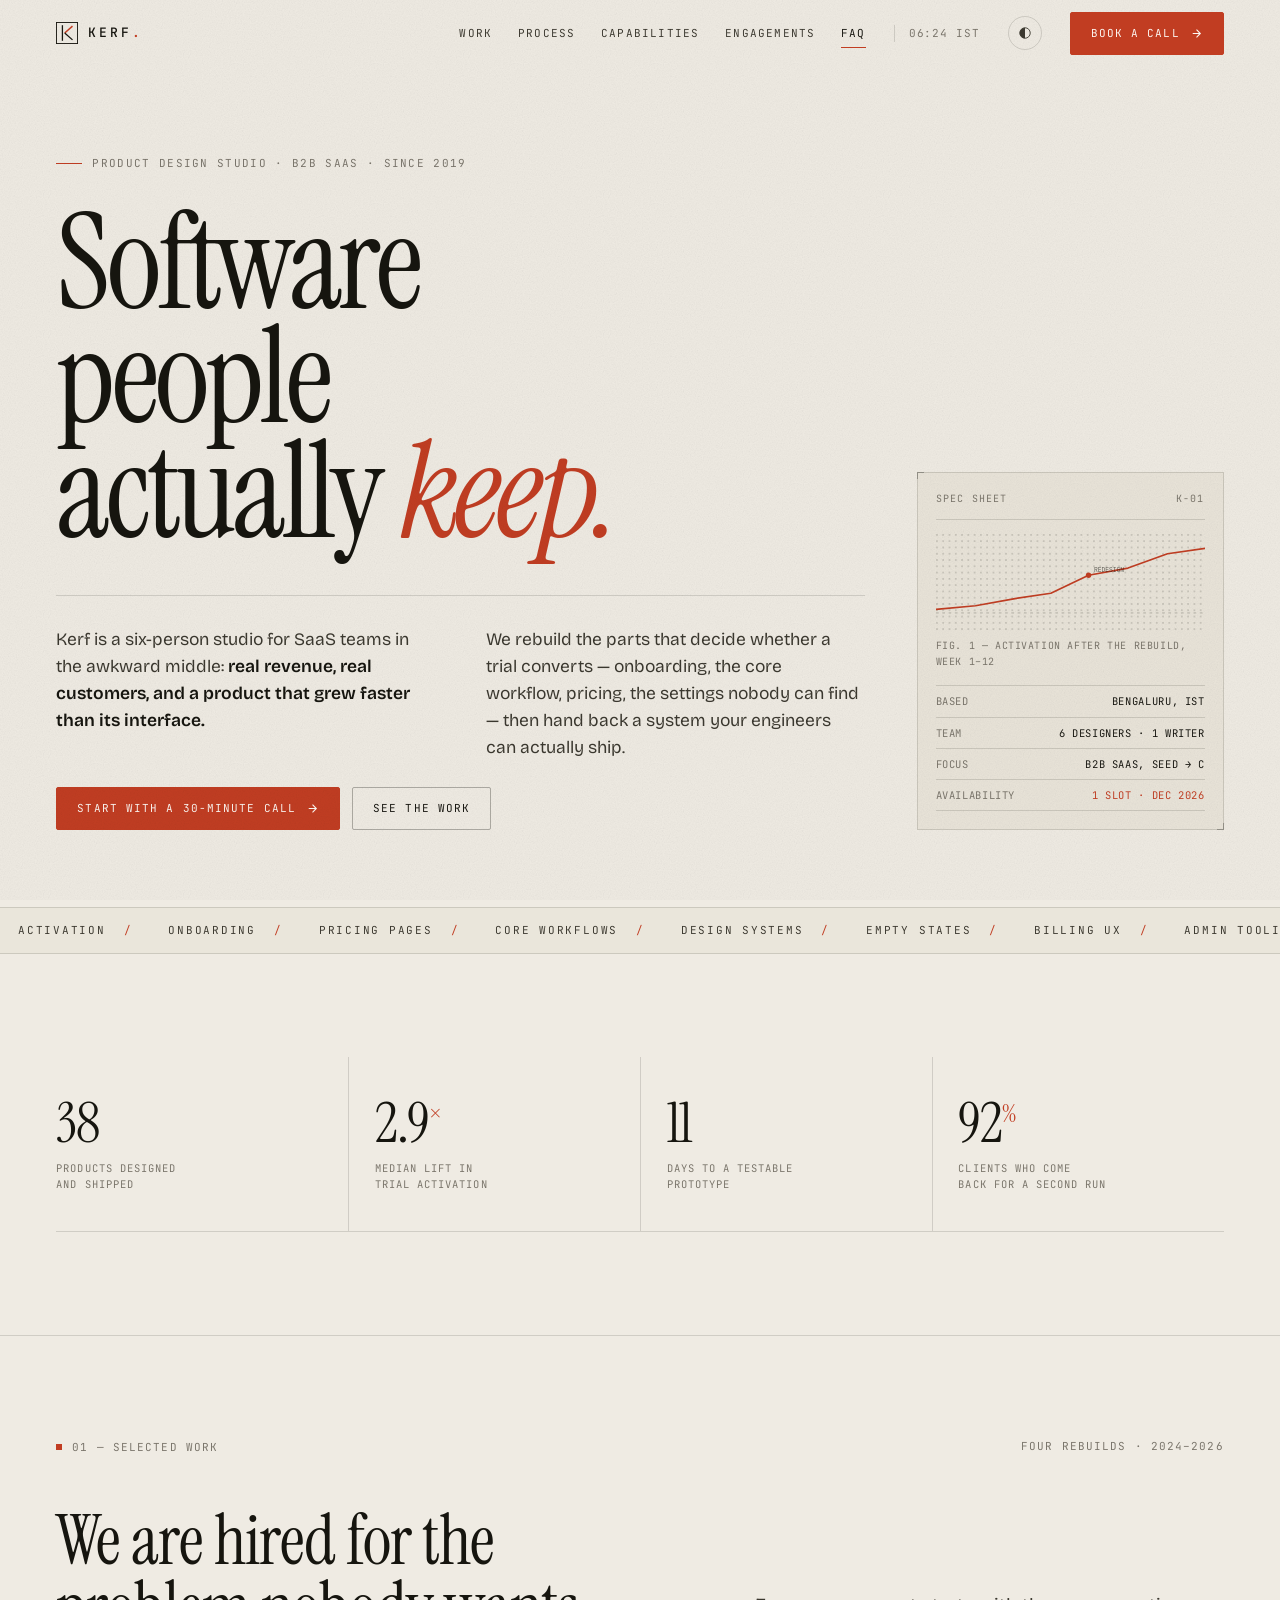
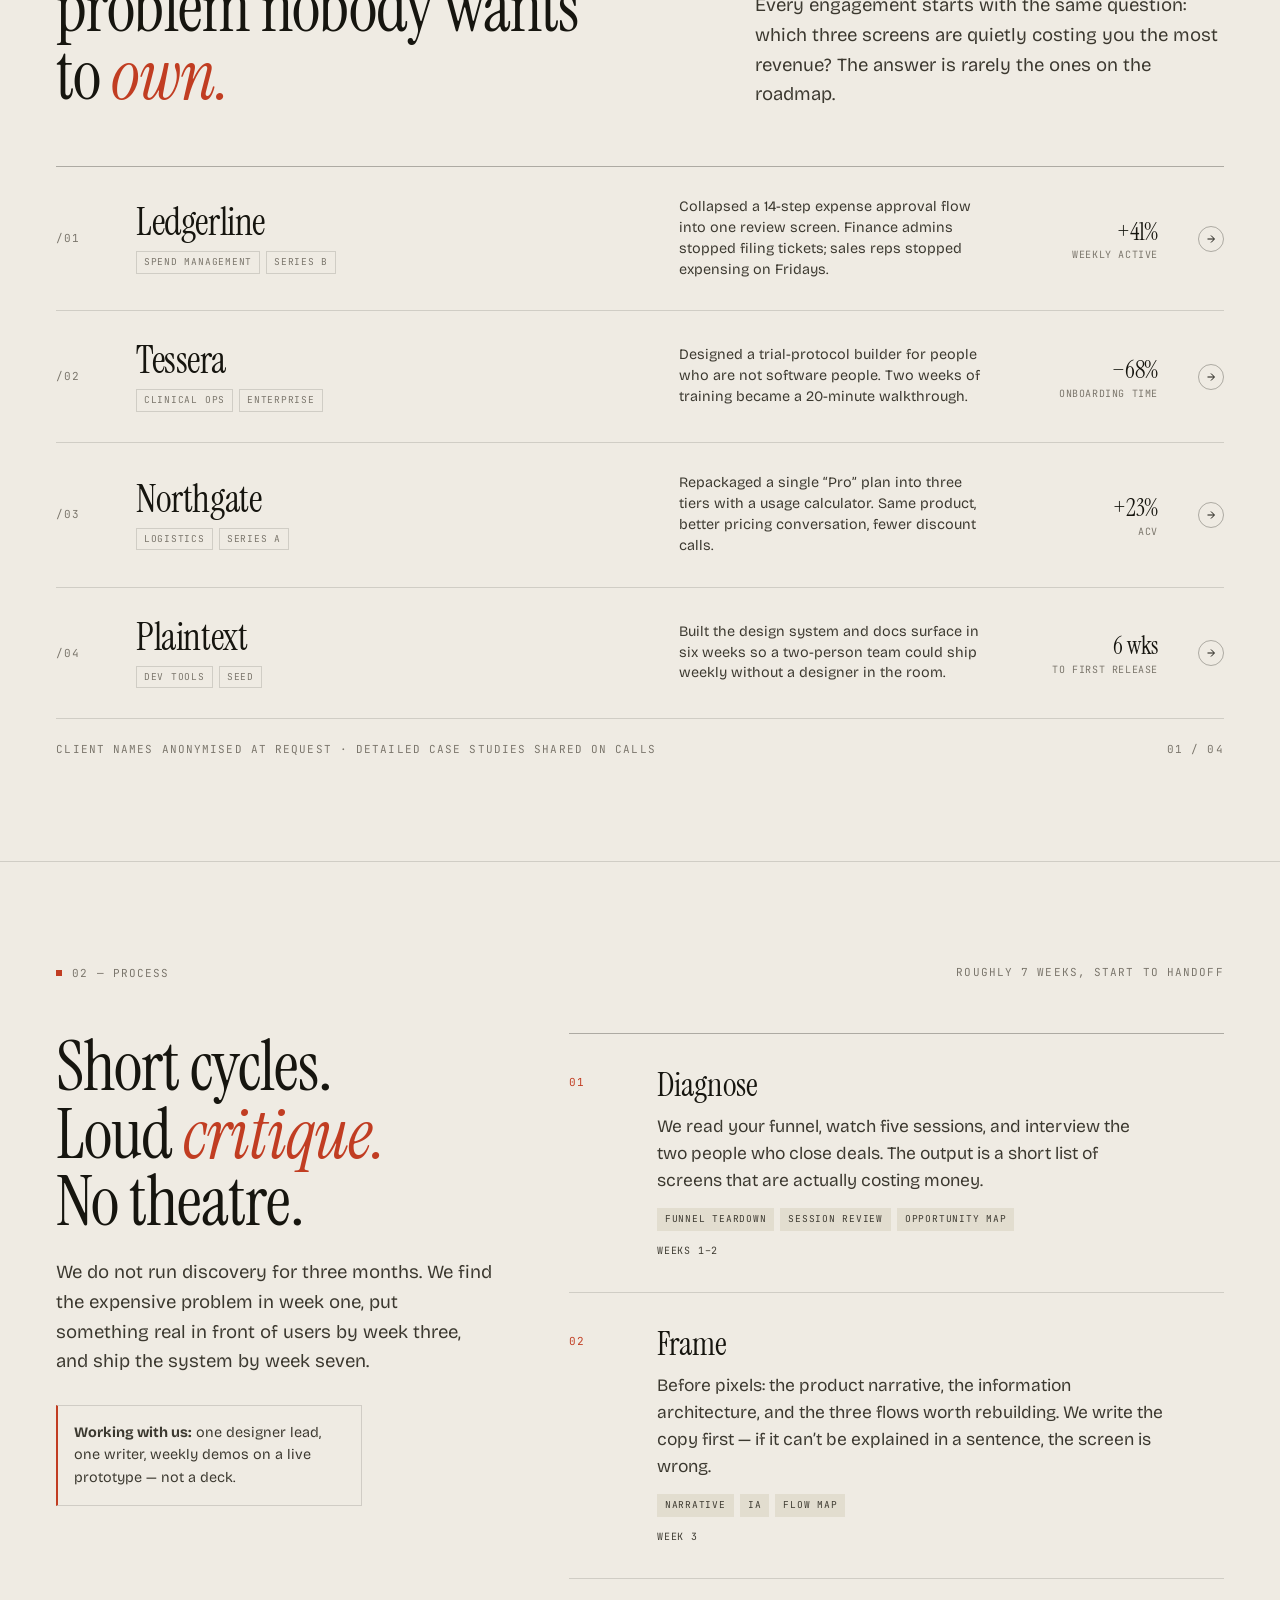
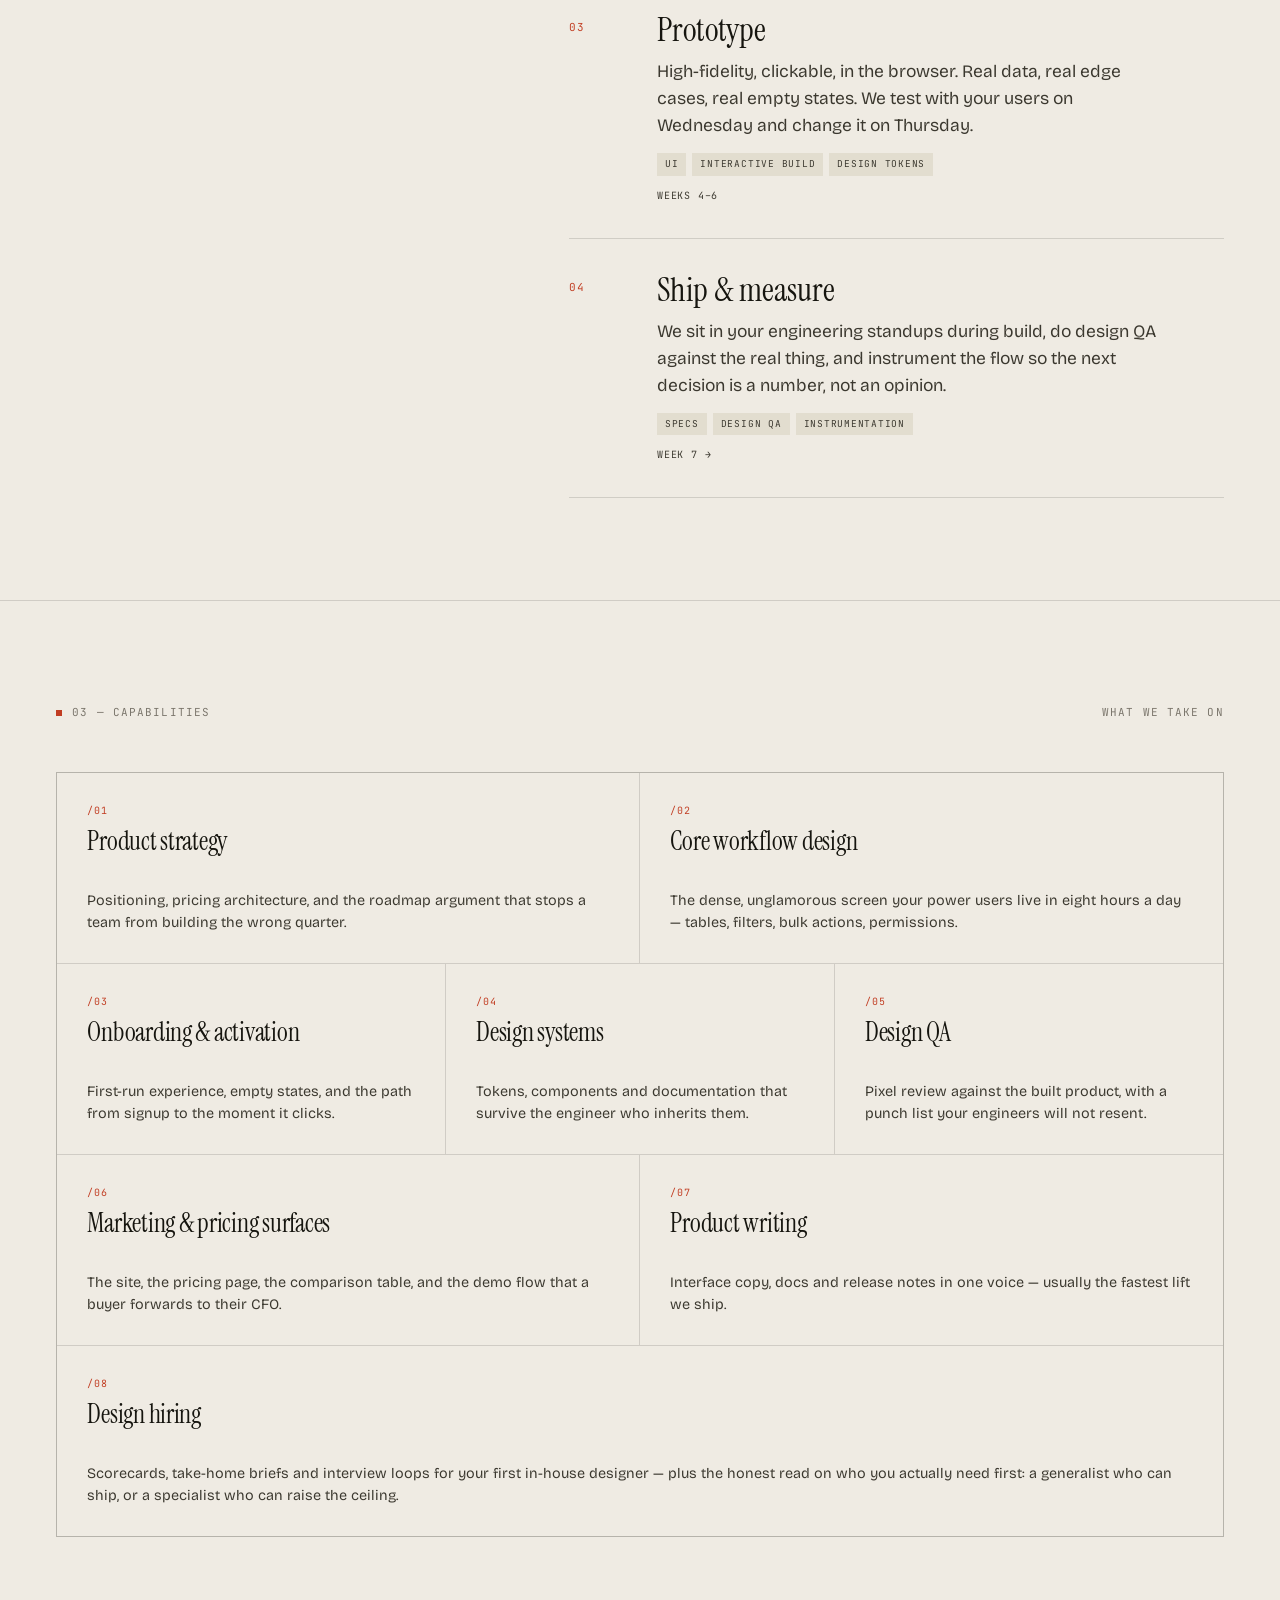
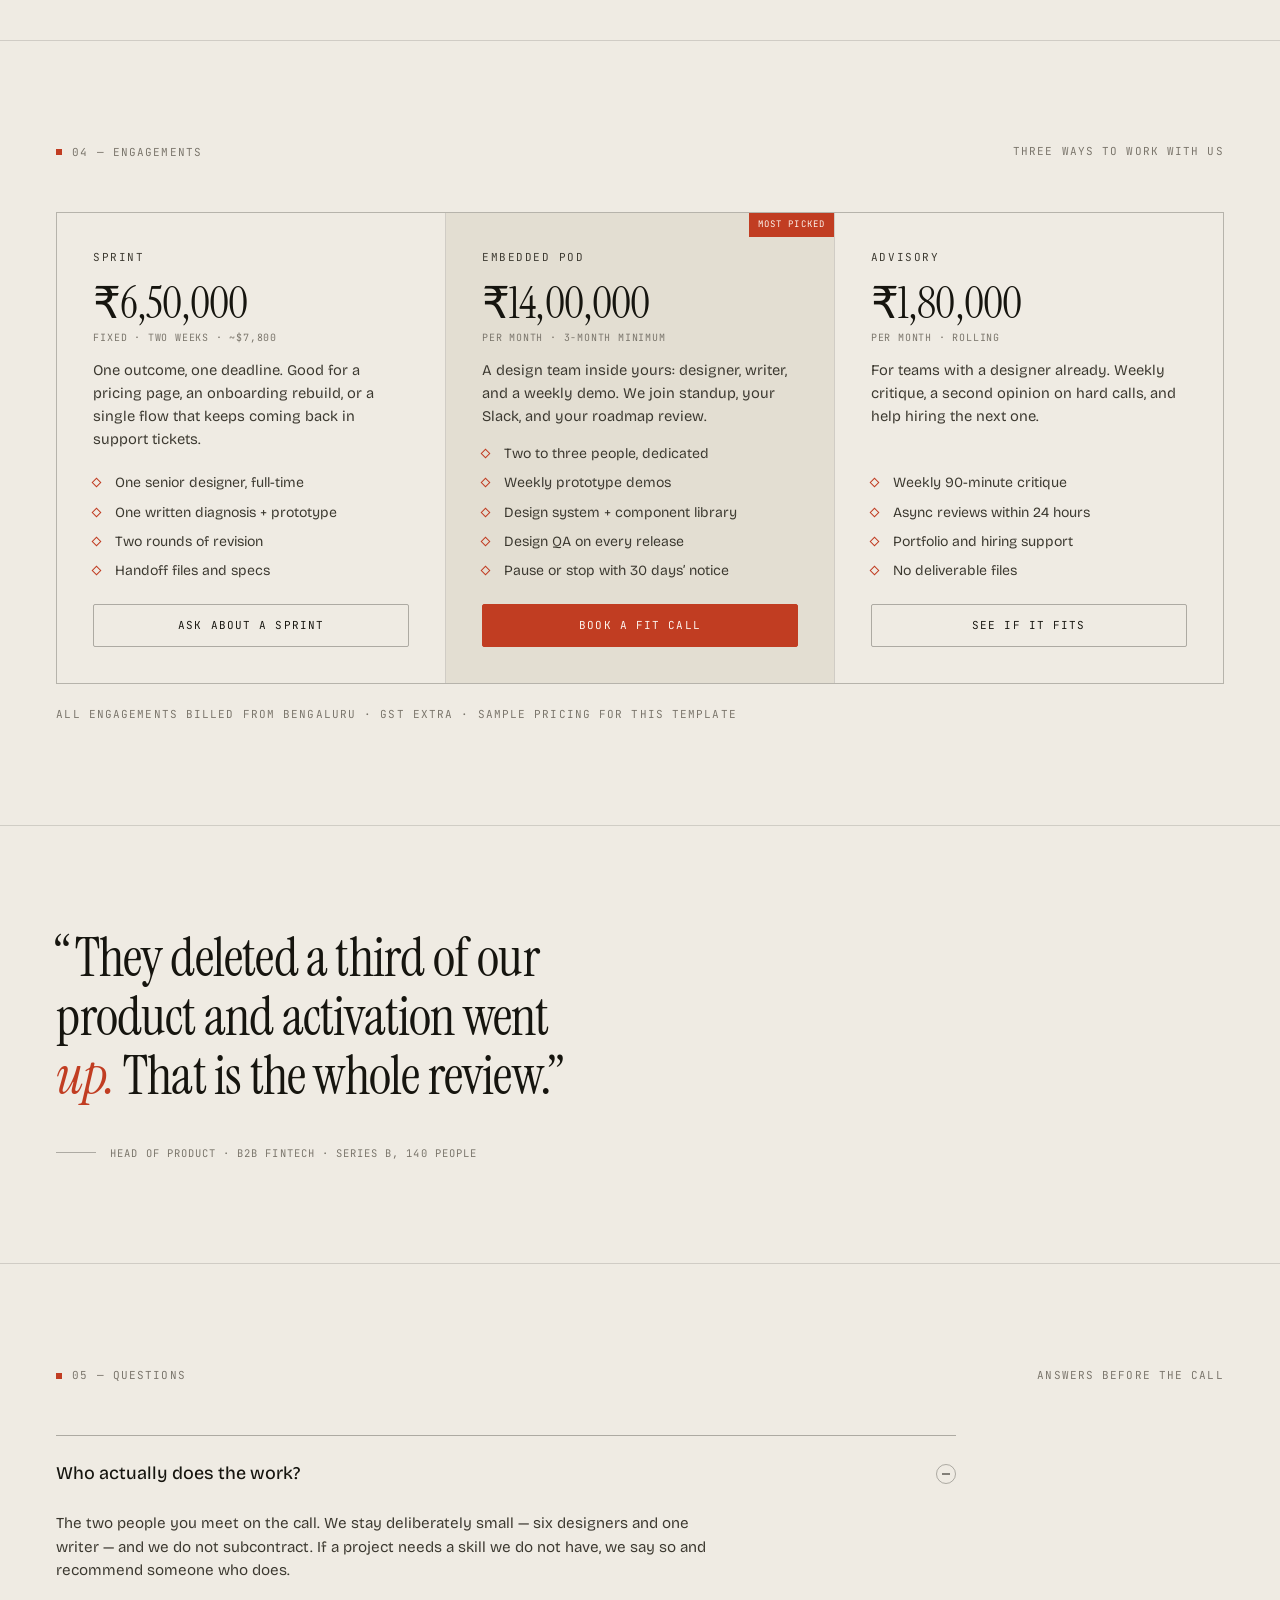
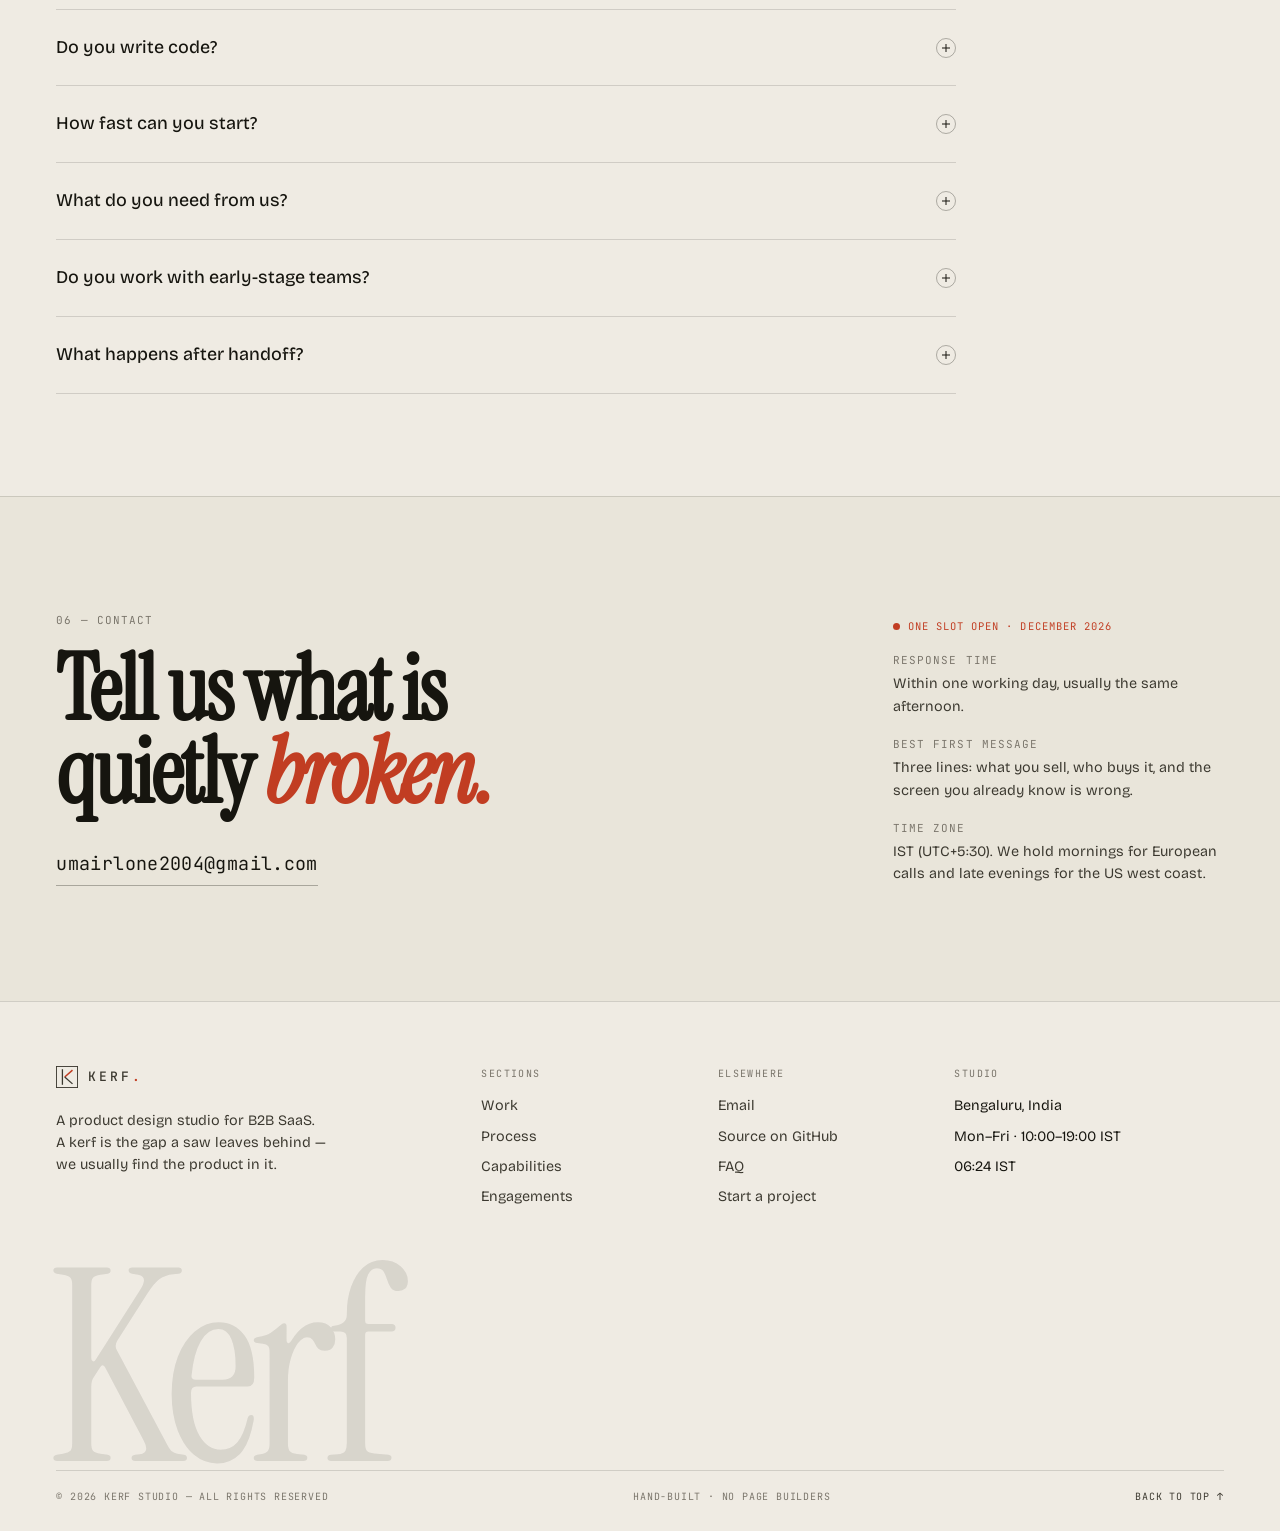
<file: index.html>
<!DOCTYPE html>
<html lang="en">
<head>
<meta charset="utf-8">
<meta name="viewport" content="width=device-width, initial-scale=1">
<title>Kerf — product design studio for B2B SaaS</title>
<meta name="description" content="Kerf is a small product design studio for B2B SaaS. We turn complicated, half-built products into interfaces that sell, onboard and retain.">
<meta name="theme-color" content="#efebe3">
<link rel="icon" href="assets/favicon.svg" type="image/svg+xml">
<link rel="canonical" href="https://umairlone2004-glitch.github.io/kerf-studio/">

<meta property="og:type" content="website">
<meta property="og:title" content="Kerf — product design studio for B2B SaaS">
<meta property="og:description" content="We turn complicated, half-built products into interfaces that sell, onboard and retain.">
<meta property="og:url" content="https://umairlone2004-glitch.github.io/kerf-studio/">
<meta name="twitter:card" content="summary">

<link rel="preconnect" href="https://fonts.googleapis.com">
<link rel="preconnect" href="https://fonts.gstatic.com" crossorigin>
<link href="https://fonts.googleapis.com/css2?family=Bricolage+Grotesque:opsz,wght@12..96,300..700&family=Instrument+Serif:ital@0;1&family=JetBrains+Mono:wght@400;500&display=swap" rel="stylesheet">
<link rel="stylesheet" href="assets/styles.css">

<script type="application/ld+json">
{
  "@context": "https://schema.org",
  "@type": "ProfessionalService",
  "name": "Kerf",
  "description": "Product design studio for B2B SaaS.",
  "email": "umairlone2004@gmail.com",
  "areaServed": "Worldwide",
  "address": { "@type": "PostalAddress", "addressLocality": "Bengaluru", "addressCountry": "IN" }
}
</script>
</head>
<body>

<a class="skip" href="#main">Skip to content</a>

<!-- ============ NAV ============ -->
<header class="nav" id="nav">
  <div class="nav__inner">
    <a class="brand" href="#top" aria-label="Kerf — home">
      <svg class="brand__mark" viewBox="0 0 24 24" aria-hidden="true">
        <rect x="0.5" y="0.5" width="23" height="23" fill="none" stroke="currentColor"/>
        <path d="M7 3.5 L7 20.5" stroke="currentColor" stroke-width="1.4"/>
        <path d="M9.5 12 L18 4.5" stroke="#c13d22" stroke-width="1.6"/>
        <path d="M9.5 12 L18 19.5" stroke="currentColor" stroke-width="1.4"/>
      </svg>
      <span class="brand__word">Kerf<span>.</span></span>
    </a>

    <nav class="nav__links" aria-label="Sections">
      <a class="nav__link" href="#work">Work</a>
      <a class="nav__link" href="#process">Process</a>
      <a class="nav__link" href="#capabilities">Capabilities</a>
      <a class="nav__link" href="#engagements">Engagements</a>
      <a class="nav__link" href="#faq">FAQ</a>
    </nav>

    <span class="nav__clock" id="clock" aria-hidden="true">--:-- IST</span>

    <button class="icon-btn" id="theme" type="button" aria-label="Switch colour theme">
      <svg width="14" height="14" viewBox="0 0 24 24" fill="none" stroke="currentColor" stroke-width="1.5" aria-hidden="true">
        <circle cx="12" cy="12" r="9"/>
        <path d="M12 3a9 9 0 0 0 0 18z" fill="currentColor" stroke="none"/>
      </svg>
    </button>

    <a class="btn btn--accent" href="#contact">
      Book a call
      <svg viewBox="0 0 24 24" fill="none" stroke="currentColor" stroke-width="2" aria-hidden="true"><path d="M5 12h13M12 5l7 7-7 7"/></svg>
    </a>

    <button class="icon-btn menu-btn" id="menuBtn" type="button" aria-label="Open menu" aria-expanded="false" aria-controls="drawer">
      <svg width="16" height="16" viewBox="0 0 24 24" stroke="currentColor" stroke-width="1.6" aria-hidden="true"><path d="M3 7h18M3 12h18M3 17h18"/></svg>
    </button>
  </div>
</header>

<div class="drawer" id="drawer" data-open="false" hidden>
  <a href="#work">Work <span>01</span></a>
  <a href="#process">Process <span>02</span></a>
  <a href="#capabilities">Capabilities <span>03</span></a>
  <a href="#engagements">Engagements <span>04</span></a>
  <a href="#faq">FAQ <span>05</span></a>
  <a href="#contact">Contact <span>06</span></a>
  <div class="drawer__foot mono">Bengaluru, IST · umairlone2004@gmail.com</div>
</div>

<main id="main">

  <!-- ============ HERO ============ -->
  <section class="hero" id="top">
    <div class="wrap">
      <div class="hero__grid">
        <div class="hero__main">
          <p class="hero__kicker" data-reveal><i></i>Product design studio · B2B SaaS · since 2019</p>

          <h1 class="hero__title" data-reveal style="--d:60ms">
            <span class="line">Software</span>
            <span class="line">people</span>
            <span class="line">actually <em>keep.</em></span>
          </h1>

          <div class="hero__sub" data-reveal style="--d:140ms">
            <p>Kerf is a six-person studio for SaaS teams in the awkward middle: <strong>real revenue, real customers, and a product that grew faster than its interface.</strong></p>
            <p>We rebuild the parts that decide whether a trial converts — onboarding, the core workflow, pricing, the settings nobody can find — then hand back a system your engineers can actually ship.</p>
          </div>

          <div class="hero__cta" data-reveal style="--d:220ms">
            <a class="btn btn--accent" href="#contact">
              Start with a 30-minute call
              <svg viewBox="0 0 24 24" fill="none" stroke="currentColor" stroke-width="2" aria-hidden="true"><path d="M5 12h13M12 5l7 7-7 7"/></svg>
            </a>
            <a class="btn btn--ghost" href="#work">See the work</a>
          </div>
        </div>

        <aside class="hero__spec spec" data-reveal style="--d:300ms" aria-label="Studio fact sheet">
          <div class="spec__head">
            <span>Spec sheet</span>
            <span>K-01</span>
          </div>

          <svg class="spec__chart" viewBox="0 0 300 110" role="img" aria-label="Chart showing activation rising after a redesign">
            <defs>
              <pattern id="dots" width="7" height="7" patternUnits="userSpaceOnUse">
                <circle cx="1" cy="1" r="0.9" fill="currentColor" opacity="0.22"/>
              </pattern>
            </defs>
            <rect width="300" height="110" fill="url(#dots)"/>
            <line x1="0" y1="88" x2="300" y2="88" stroke="currentColor" stroke-opacity="0.28" stroke-dasharray="3 4"/>
            <path d="M0 84 L44 80 L88 72 L128 66 L170 46 L214 38 L258 22 L300 16"
                  fill="none" stroke="#c13d22" stroke-width="1.8" stroke-linejoin="round"/>
            <circle cx="170" cy="46" r="3" fill="#c13d22"/>
            <text x="176" y="42" font-family="monospace" font-size="7" fill="currentColor" opacity="0.6">REDESIGN</text>
          </svg>
          <p class="spec__cap">Fig. 1 — Activation after the rebuild, week 1–12</p>

          <dl class="spec__list">
            <div><dt>Based</dt><dd>Bengaluru, IST</dd></div>
            <div><dt>Team</dt><dd>6 designers · 1 writer</dd></div>
            <div><dt>Focus</dt><dd>B2B SaaS, seed → C</dd></div>
            <div><dt>Availability</dt><dd class="is-live">1 slot · Dec 2026</dd></div>
          </dl>
        </aside>
      </div>
    </div>
  </section>

  <!-- ============ TICKER ============ -->
  <div class="ticker" aria-hidden="true">
    <div class="ticker__track">
      <span>Activation</span><span>Onboarding</span><span>Pricing pages</span><span>Core workflows</span>
      <span>Design systems</span><span>Empty states</span><span>Billing UX</span><span>Admin tooling</span>
      <span>Activation</span><span>Onboarding</span><span>Pricing pages</span><span>Core workflows</span>
      <span>Design systems</span><span>Empty states</span><span>Billing UX</span><span>Admin tooling</span>
    </div>
    <div class="ticker__track">
      <span>Activation</span><span>Onboarding</span><span>Pricing pages</span><span>Core workflows</span>
      <span>Design systems</span><span>Empty states</span><span>Billing UX</span><span>Admin tooling</span>
      <span>Activation</span><span>Onboarding</span><span>Pricing pages</span><span>Core workflows</span>
      <span>Design systems</span><span>Empty states</span><span>Billing UX</span><span>Admin tooling</span>
    </div>
  </div>

  <!-- ============ METRICS ============ -->
  <section class="section section--flush" aria-label="Studio in numbers">
    <div class="wrap">
      <div class="metrics">
        <div class="metric" data-reveal>
          <div class="metric__num"><span data-count="38">0</span></div>
          <p class="metric__label">Products designed<br>and shipped</p>
        </div>
        <div class="metric" data-reveal style="--d:80ms">
          <div class="metric__num"><span data-count="2.9" data-decimals="1">0</span><sup>×</sup></div>
          <p class="metric__label">Median lift in<br>trial activation</p>
        </div>
        <div class="metric" data-reveal style="--d:160ms">
          <div class="metric__num"><span data-count="11">0</span></div>
          <p class="metric__label">Days to a testable<br>prototype</p>
        </div>
        <div class="metric" data-reveal style="--d:240ms">
          <div class="metric__num"><span data-count="92">0</span><sup>%</sup></div>
          <p class="metric__label">Clients who come<br>back for a second run</p>
        </div>
      </div>
    </div>
  </section>

  <!-- ============ WORK ============ -->
  <section class="section" id="work">
    <div class="wrap">
      <div class="rail">
        <span class="rail__label">01 — Selected work</span>
        <span class="rail__meta">Four rebuilds · 2024–2026</span>
      </div>

      <div class="work__intro">
        <h2 class="h2" data-reveal>We are hired for the<br>problem nobody wants<br>to <em>own.</em></h2>
        <p class="lede" data-reveal style="--d:100ms">Every engagement starts with the same question: which three screens are quietly costing you the most revenue? The answer is rarely the ones on the roadmap.</p>
      </div>

      <div class="work__list">
        <a class="work__row" href="#contact" data-reveal>
          <span class="work__num">/01</span>
          <span>
            <span class="work__name">Ledgerline</span>
            <span class="work__tags"><span>Spend management</span><span>Series B</span></span>
          </span>
          <span class="work__desc">Collapsed a 14-step expense approval flow into one review screen. Finance admins stopped filing tickets; sales reps stopped expensing on Fridays.</span>
          <span class="work__metric"><b>+41%</b>weekly active</span>
          <span class="work__arrow" aria-hidden="true">
            <svg width="12" height="12" viewBox="0 0 24 24" fill="none" stroke="currentColor" stroke-width="2"><path d="M5 12h13M12 5l7 7-7 7"/></svg>
          </span>
        </a>

        <a class="work__row" href="#contact" data-reveal style="--d:60ms">
          <span class="work__num">/02</span>
          <span>
            <span class="work__name">Tessera</span>
            <span class="work__tags"><span>Clinical ops</span><span>Enterprise</span></span>
          </span>
          <span class="work__desc">Designed a trial-protocol builder for people who are not software people. Two weeks of training became a 20-minute walkthrough.</span>
          <span class="work__metric"><b>−68%</b>onboarding time</span>
          <span class="work__arrow" aria-hidden="true">
            <svg width="12" height="12" viewBox="0 0 24 24" fill="none" stroke="currentColor" stroke-width="2"><path d="M5 12h13M12 5l7 7-7 7"/></svg>
          </span>
        </a>

        <a class="work__row" href="#contact" data-reveal style="--d:120ms">
          <span class="work__num">/03</span>
          <span>
            <span class="work__name">Northgate</span>
            <span class="work__tags"><span>Logistics</span><span>Series A</span></span>
          </span>
          <span class="work__desc">Repackaged a single “Pro” plan into three tiers with a usage calculator. Same product, better pricing conversation, fewer discount calls.</span>
          <span class="work__metric"><b>+23%</b>ACV</span>
          <span class="work__arrow" aria-hidden="true">
            <svg width="12" height="12" viewBox="0 0 24 24" fill="none" stroke="currentColor" stroke-width="2"><path d="M5 12h13M12 5l7 7-7 7"/></svg>
          </span>
        </a>

        <a class="work__row" href="#contact" data-reveal style="--d:180ms">
          <span class="work__num">/04</span>
          <span>
            <span class="work__name">Plaintext</span>
            <span class="work__tags"><span>Dev tools</span><span>Seed</span></span>
          </span>
          <span class="work__desc">Built the design system and docs surface in six weeks so a two-person team could ship weekly without a designer in the room.</span>
          <span class="work__metric"><b>6 wks</b>to first release</span>
          <span class="work__arrow" aria-hidden="true">
            <svg width="12" height="12" viewBox="0 0 24 24" fill="none" stroke="currentColor" stroke-width="2"><path d="M5 12h13M12 5l7 7-7 7"/></svg>
          </span>
        </a>
      </div>

      <div class="work__foot">
        <p class="mono">Client names anonymised at request · detailed case studies shared on calls</p>
        <p class="mono">01 / 04</p>
      </div>
    </div>
  </section>

  <!-- ============ PROCESS ============ -->
  <section class="section" id="process">
    <div class="wrap">
      <div class="rail">
        <span class="rail__label">02 — Process</span>
        <span class="rail__meta">Roughly 7 weeks, start to handoff</span>
      </div>

      <div class="process">
        <div class="process__aside">
          <h2 class="h2" data-reveal>Short cycles.<br>Loud <em>critique.</em><br>No theatre.</h2>
          <p class="lede" data-reveal style="--d:80ms">We do not run discovery for three months. We find the expensive problem in week one, put something real in front of users by week three, and ship the system by week seven.</p>
          <div class="process__note" data-reveal style="--d:160ms">
            <strong>Working with us:</strong> one designer lead, one writer, weekly demos on a live prototype — not a deck.
          </div>
        </div>

        <ol class="steps">
          <li class="step" data-reveal>
            <span class="step__num">01</span>
            <div class="step__body">
              <h3>Diagnose</h3>
              <p>We read your funnel, watch five sessions, and interview the two people who close deals. The output is a short list of screens that are actually costing money.</p>
              <div class="step__out"><span>Funnel teardown</span><span>Session review</span><span>Opportunity map</span></div>
              <p class="step__time">Weeks 1–2</p>
            </div>
          </li>
          <li class="step" data-reveal style="--d:60ms">
            <span class="step__num">02</span>
            <div class="step__body">
              <h3>Frame</h3>
              <p>Before pixels: the product narrative, the information architecture, and the three flows worth rebuilding. We write the copy first — if it can’t be explained in a sentence, the screen is wrong.</p>
              <div class="step__out"><span>Narrative</span><span>IA</span><span>Flow map</span></div>
              <p class="step__time">Week 3</p>
            </div>
          </li>
          <li class="step" data-reveal style="--d:120ms">
            <span class="step__num">03</span>
            <div class="step__body">
              <h3>Prototype</h3>
              <p>High-fidelity, clickable, in the browser. Real data, real edge cases, real empty states. We test with your users on Wednesday and change it on Thursday.</p>
              <div class="step__out"><span>UI</span><span>Interactive build</span><span>Design tokens</span></div>
              <p class="step__time">Weeks 4–6</p>
            </div>
          </li>
          <li class="step" data-reveal style="--d:180ms">
            <span class="step__num">04</span>
            <div class="step__body">
              <h3>Ship &amp; measure</h3>
              <p>We sit in your engineering standups during build, do design QA against the real thing, and instrument the flow so the next decision is a number, not an opinion.</p>
              <div class="step__out"><span>Specs</span><span>Design QA</span><span>Instrumentation</span></div>
              <p class="step__time">Week 7 →</p>
            </div>
          </li>
        </ol>
      </div>
    </div>
  </section>

  <!-- ============ CAPABILITIES ============ -->
  <section class="section" id="capabilities">
    <div class="wrap">
      <div class="rail">
        <span class="rail__label">03 — Capabilities</span>
        <span class="rail__meta">What we take on</span>
      </div>

      <div class="caps">
        <article class="cap cap--wide" data-reveal>
          <span class="cap__num">/01</span>
          <h3>Product strategy</h3>
          <p>Positioning, pricing architecture, and the roadmap argument that stops a team from building the wrong quarter.</p>
        </article>
        <article class="cap cap--wide" data-reveal style="--d:60ms">
          <span class="cap__num">/02</span>
          <h3>Core workflow design</h3>
          <p>The dense, unglamorous screen your power users live in eight hours a day — tables, filters, bulk actions, permissions.</p>
        </article>
        <article class="cap" data-reveal style="--d:60ms">
          <span class="cap__num">/03</span>
          <h3>Onboarding &amp; activation</h3>
          <p>First-run experience, empty states, and the path from signup to the moment it clicks.</p>
        </article>
        <article class="cap" data-reveal style="--d:120ms">
          <span class="cap__num">/04</span>
          <h3>Design systems</h3>
          <p>Tokens, components and documentation that survive the engineer who inherits them.</p>
        </article>
        <article class="cap" data-reveal style="--d:180ms">
          <span class="cap__num">/05</span>
          <h3>Design QA</h3>
          <p>Pixel review against the built product, with a punch list your engineers will not resent.</p>
        </article>
        <article class="cap cap--wide" data-reveal>
          <span class="cap__num">/06</span>
          <h3>Marketing &amp; pricing surfaces</h3>
          <p>The site, the pricing page, the comparison table, and the demo flow that a buyer forwards to their CFO.</p>
        </article>
        <article class="cap cap--wide" data-reveal style="--d:60ms">
          <span class="cap__num">/07</span>
          <h3>Product writing</h3>
          <p>Interface copy, docs and release notes in one voice — usually the fastest lift we ship.</p>
        </article>
        <article class="cap cap--full" data-reveal style="--d:120ms">
          <span class="cap__num">/08</span>
          <h3>Design hiring</h3>
          <p>Scorecards, take-home briefs and interview loops for your first in-house designer — plus the honest read on who you actually need first: a generalist who can ship, or a specialist who can raise the ceiling.</p>
        </article>
      </div>
    </div>
  </section>

  <!-- ============ ENGAGEMENTS ============ -->
  <section class="section" id="engagements">
    <div class="wrap">
      <div class="rail">
        <span class="rail__label">04 — Engagements</span>
        <span class="rail__meta">Three ways to work with us</span>
      </div>

      <div class="plans">
        <article class="plan" data-reveal>
          <span class="plan__name">Sprint</span>
          <p class="plan__price">₹6,50,000<small>Fixed · two weeks · ~$7,800</small></p>
          <p class="plan__desc">One outcome, one deadline. Good for a pricing page, an onboarding rebuild, or a single flow that keeps coming back in support tickets.</p>
          <ul>
            <li>One senior designer, full-time</li>
            <li>One written diagnosis + prototype</li>
            <li>Two rounds of revision</li>
            <li>Handoff files and specs</li>
          </ul>
          <a class="btn btn--ghost" href="#contact">Ask about a sprint</a>
        </article>

        <article class="plan plan--pick" data-reveal style="--d:80ms">
          <span class="plan__name">Embedded pod</span>
          <p class="plan__price">₹14,00,000<small>Per month · 3-month minimum</small></p>
          <p class="plan__desc">A design team inside yours: designer, writer, and a weekly demo. We join standup, your Slack, and your roadmap review.</p>
          <ul>
            <li>Two to three people, dedicated</li>
            <li>Weekly prototype demos</li>
            <li>Design system + component library</li>
            <li>Design QA on every release</li>
            <li>Pause or stop with 30 days’ notice</li>
          </ul>
          <a class="btn btn--accent" href="#contact">Book a fit call</a>
        </article>

        <article class="plan" data-reveal style="--d:160ms">
          <span class="plan__name">Advisory</span>
          <p class="plan__price">₹1,80,000<small>Per month · rolling</small></p>
          <p class="plan__desc">For teams with a designer already. Weekly critique, a second opinion on hard calls, and help hiring the next one.</p>
          <ul>
            <li>Weekly 90-minute critique</li>
            <li>Async reviews within 24 hours</li>
            <li>Portfolio and hiring support</li>
            <li>No deliverable files</li>
          </ul>
          <a class="btn btn--ghost" href="#contact">See if it fits</a>
        </article>
      </div>

      <p class="mono" style="margin-top:22px">All engagements billed from Bengaluru · GST extra · sample pricing for this template</p>
    </div>
  </section>

  <!-- ============ QUOTE ============ -->
  <section class="quote">
    <div class="wrap">
      <blockquote data-reveal>“They deleted a third of our product and activation went <em>up.</em> That is the whole review.”</blockquote>
      <p class="quote__by" data-reveal style="--d:100ms">Head of Product · B2B fintech · Series B, 140 people</p>
    </div>
  </section>

  <!-- ============ FAQ ============ -->
  <section class="section" id="faq">
    <div class="wrap">
      <div class="rail">
        <span class="rail__label">05 — Questions</span>
        <span class="rail__meta">Answers before the call</span>
      </div>

      <div style="display:grid;grid-template-columns:minmax(0,1fr);max-width:900px">
        <div class="faq">
          <details data-reveal open>
            <summary>Who actually does the work? <span class="plus" aria-hidden="true"></span></summary>
            <p>The two people you meet on the call. We stay deliberately small — six designers and one writer — and we do not subcontract. If a project needs a skill we do not have, we say so and recommend someone who does.</p>
          </details>
          <details data-reveal>
            <summary>Do you write code? <span class="plus" aria-hidden="true"></span></summary>
            <p>We build interactive HTML/CSS prototypes your team can click, and we work inside your component library when you have one. Production code stays with your engineers — we join their review process instead.</p>
          </details>
          <details data-reveal>
            <summary>How fast can you start? <span class="plus" aria-hidden="true"></span></summary>
            <p>Usually two to four weeks out. We take one new engagement at a time, which is why there is a single slot on the calendar rather than a queue.</p>
          </details>
          <details data-reveal>
            <summary>What do you need from us? <span class="plus" aria-hidden="true"></span></summary>
            <p>Access to analytics, five recent support threads, one person who can make decisions in a day, and a developer available for a 30-minute weekly review. That is genuinely the whole list.</p>
          </details>
          <details data-reveal>
            <summary>Do you work with early-stage teams? <span class="plus" aria-hidden="true"></span></summary>
            <p>Yes, mostly pre-seed to Series C. For very early teams we prefer the sprint format — it keeps the commitment small while the product is still finding its shape.</p>
          </details>
          <details data-reveal>
            <summary>What happens after handoff? <span class="plus" aria-hidden="true"></span></summary>
            <p>Two weeks of free design support while your engineers build, then a paid retainer if you want us in the room for the next cycle. No lock-in, no seat licences.</p>
          </details>
        </div>
      </div>
    </div>
  </section>

  <!-- ============ CONTACT ============ -->
  <section class="contact" id="contact">
    <div class="wrap">
      <div class="contact__grid">
        <div>
          <p class="mono" style="margin-bottom:20px">06 — Contact</p>
          <h2 class="contact__title" data-reveal>Tell us what is<br>quietly <em>broken.</em></h2>
          <a class="contact__mail" href="mailto:umairlone2004@gmail.com?subject=Kerf%20%E2%80%94%20project%20enquiry&amp;body=What%20we%20do%3A%0AWhat%20is%20broken%3A%0ATeam%20size%3A%0ATimeline%3A%0A" data-reveal style="--d:80ms">umairlone2004@gmail.com</a>
        </div>

        <div class="contact__aside" data-reveal style="--d:160ms">
          <span class="contact__slots"><i></i>One slot open · December 2026</span>
          <p><span class="mono">Response time</span>Within one working day, usually the same afternoon.</p>
          <p><span class="mono">Best first message</span>Three lines: what you sell, who buys it, and the screen you already know is wrong.</p>
          <p><span class="mono">Time zone</span>IST (UTC+5:30). We hold mornings for European calls and late evenings for the US west coast.</p>
        </div>
      </div>
    </div>
  </section>

</main>

<!-- ============ FOOTER ============ -->
<footer class="footer">
  <div class="wrap">
    <div class="footer__cols">
      <div class="footer__brand">
        <a class="brand" href="#top" aria-label="Kerf — back to top">
          <svg class="brand__mark" viewBox="0 0 24 24" aria-hidden="true">
            <rect x="0.5" y="0.5" width="23" height="23" fill="none" stroke="currentColor"/>
            <path d="M7 3.5 L7 20.5" stroke="currentColor" stroke-width="1.4"/>
            <path d="M9.5 12 L18 4.5" stroke="#c13d22" stroke-width="1.6"/>
            <path d="M9.5 12 L18 19.5" stroke="currentColor" stroke-width="1.4"/>
          </svg>
          <span class="brand__word">Kerf<span>.</span></span>
        </a>
        <p>A product design studio for B2B SaaS. A kerf is the gap a saw leaves behind — we usually find the product in it.</p>
      </div>

      <div>
        <h4>Sections</h4>
        <ul>
          <li><a href="#work">Work</a></li>
          <li><a href="#process">Process</a></li>
          <li><a href="#capabilities">Capabilities</a></li>
          <li><a href="#engagements">Engagements</a></li>
        </ul>
      </div>

      <div>
        <h4>Elsewhere</h4>
        <ul>
          <li><a href="mailto:umairlone2004@gmail.com">Email</a></li>
          <li><a href="https://github.com/umairlone2004-glitch/kerf-studio" rel="noopener">Source on GitHub</a></li>
          <li><a href="#faq">FAQ</a></li>
          <li><a href="#contact">Start a project</a></li>
        </ul>
      </div>

      <div>
        <h4>Studio</h4>
        <ul>
          <li>Bengaluru, India</li>
          <li>Mon–Fri · 10:00–19:00 IST</li>
          <li><span id="clock2">--:-- IST</span></li>
        </ul>
      </div>
    </div>

    <div class="footer__word" aria-hidden="true">Kerf</div>

    <div class="footer__base">
      <span>© <span id="year">2026</span> Kerf Studio — all rights reserved</span>
      <span>Hand-built · no page builders</span>
      <a href="#top">Back to top ↑</a>
    </div>
  </div>
</footer>

<script src="assets/main.js" defer></script>
</body>
</html>
</file>
<file: assets/styles.css>
/* ==========================================================================
   Kerf — product design studio for B2B SaaS
   Hand-written CSS. No framework, no build step.
   ========================================================================== */

/* ---------- 1. Tokens ---------------------------------------------------- */
:root {
  --paper: #efebe3;
  --paper-2: #e7e2d6;
  --paper-3: #ddd7c8;
  --ink: #16150f;
  --ink-2: #3b382f;
  --dim: #79746a;
  --line: rgba(22, 21, 15, 0.14);
  --line-2: rgba(22, 21, 15, 0.3);
  --accent: #c13d22;
  --accent-soft: rgba(193, 61, 34, 0.09);
  --accent-ink: #8c2b16;

  --display: "Instrument Serif", "Iowan Old Style", "Palatino Linotype", Georgia, serif;
  --sans: "Bricolage Grotesque", "Avenir Next", "Segoe UI", Helvetica, sans-serif;
  --mono: "JetBrains Mono", ui-monospace, "SFMono-Regular", Menlo, monospace;

  --pad: clamp(18px, 4.4vw, 68px);
  --max: 1560px;
  --nav-h: 68px;
  --ease: cubic-bezier(0.2, 0.7, 0.2, 1);
  --radius: 2px;
}

html[data-theme="dark"] {
  --paper: #131209;
  --paper-2: #1a1911;
  --paper-3: #221f15;
  --ink: #ece6d9;
  --ink-2: #c3bcaa;
  --dim: #8d8778;
  --line: rgba(236, 230, 217, 0.15);
  --line-2: rgba(236, 230, 217, 0.32);
  --accent: #e2562e;
  --accent-soft: rgba(226, 86, 46, 0.13);
  --accent-ink: #f08a67;
}

@media (prefers-color-scheme: dark) {
  :root:not([data-theme="light"]) {
    --paper: #131209;
    --paper-2: #1a1911;
    --paper-3: #221f15;
    --ink: #ece6d9;
    --ink-2: #c3bcaa;
    --dim: #8d8778;
    --line: rgba(236, 230, 217, 0.15);
    --line-2: rgba(236, 230, 217, 0.32);
    --accent: #e2562e;
    --accent-soft: rgba(226, 86, 46, 0.13);
    --accent-ink: #f08a67;
  }
}

/* ---------- 2. Reset ---------------------------------------------------- */
*,
*::before,
*::after { box-sizing: border-box; }

* { margin: 0; }

html {
  -webkit-text-size-adjust: 100%;
  scroll-behavior: smooth;
}

body {
  background: var(--paper);
  color: var(--ink);
  font-family: var(--sans);
  font-size: clamp(1rem, 0.55vw + 0.88rem, 1.09rem);
  line-height: 1.55;
  font-weight: 380;
  font-variation-settings: "opsz" 14;
  -webkit-font-smoothing: antialiased;
  overflow-x: hidden;
}

/* paper grain */
body::before {
  content: "";
  position: fixed;
  inset: 0;
  z-index: 1;
  pointer-events: none;
  opacity: 0.5;
  background-image: url("data:image/svg+xml,%3Csvg xmlns='http://www.w3.org/2000/svg' width='140' height='140'%3E%3Cfilter id='n'%3E%3CfeTurbulence type='fractalNoise' baseFrequency='0.85' numOctaves='3'/%3E%3CfeColorMatrix type='saturate' values='0'/%3E%3C/filter%3E%3Crect width='140' height='140' filter='url(%23n)' opacity='0.28'/%3E%3C/svg%3E");
  mix-blend-mode: multiply;
}
html[data-theme="dark"] body::before { mix-blend-mode: screen; opacity: 0.22; }
@media (prefers-color-scheme: dark) {
  :root:not([data-theme="light"]) body::before { mix-blend-mode: screen; opacity: 0.22; }
}

img, svg { display: block; max-width: 100%; }
a { color: inherit; text-decoration: none; }
button { font: inherit; color: inherit; background: none; border: 0; cursor: pointer; }
ul, ol { list-style: none; padding: 0; }

:focus-visible {
  outline: 2px solid var(--accent);
  outline-offset: 3px;
}

::selection { background: var(--accent); color: var(--paper); }

.skip {
  position: absolute;
  left: -9999px;
  top: 0;
  z-index: 200;
  background: var(--ink);
  color: var(--paper);
  padding: 12px 18px;
  font-family: var(--mono);
  font-size: 12px;
}
.skip:focus { left: 12px; top: 12px; }

/* ---------- 3. Layout --------------------------------------------------- */
.wrap {
  width: 100%;
  max-width: var(--max);
  margin-inline: auto;
  padding-inline: var(--pad);
}

.section {
  position: relative;
  padding-block: clamp(64px, 8vw, 128px);
  border-top: 1px solid var(--line);
  scroll-margin-top: var(--nav-h);
}
.section--flush { border-top: 0; }

/* section header rail: mono label left, meta right, hairline above */
.rail {
  display: flex;
  align-items: baseline;
  justify-content: space-between;
  gap: 24px;
  padding-bottom: clamp(28px, 4vw, 56px);
  font-family: var(--mono);
  font-size: 11px;
  letter-spacing: 0.1em;
  text-transform: uppercase;
  color: var(--dim);
}
.rail__label { display: inline-flex; align-items: center; gap: 10px; }
.rail__label::before {
  content: "";
  width: 6px;
  height: 6px;
  background: var(--accent);
  flex: none;
}
.rail__meta { text-align: right; }

.h2 {
  font-family: var(--display);
  font-weight: 400;
  font-size: clamp(2.4rem, 5.4vw, 4.6rem);
  line-height: 0.98;
  letter-spacing: -0.015em;
  text-wrap: balance;
}
.h2 em { font-style: italic; color: var(--accent); }

.lede {
  max-width: 46ch;
  color: var(--ink-2);
  font-size: clamp(1rem, 0.4vw + 0.92rem, 1.16rem);
  line-height: 1.6;
}

.mono {
  font-family: var(--mono);
  font-size: 11px;
  letter-spacing: 0.1em;
  text-transform: uppercase;
  color: var(--dim);
}

/* ---------- 4. Nav ------------------------------------------------------ */
.nav {
  position: fixed;
  inset: 0 0 auto 0;
  z-index: 100;
  height: var(--nav-h);
  display: flex;
  align-items: center;
  border-bottom: 1px solid transparent;
  transition: background-color 0.35s var(--ease), border-color 0.35s var(--ease);
}
.nav.is-stuck {
  background: color-mix(in srgb, var(--paper) 88%, transparent);
  -webkit-backdrop-filter: blur(12px) saturate(1.1);
  backdrop-filter: blur(12px) saturate(1.1);
  border-bottom-color: var(--line);
}
.nav__inner {
  display: flex;
  align-items: center;
  gap: 28px;
  width: 100%;
  max-width: var(--max);
  margin-inline: auto;
  padding-inline: var(--pad);
}
.brand {
  display: inline-flex;
  align-items: center;
  gap: 10px;
  margin-right: auto;
}
.brand__mark { width: 22px; height: 22px; flex: none; }
.brand__word {
  font-family: var(--mono);
  font-size: 13px;
  letter-spacing: 0.22em;
  text-transform: uppercase;
  font-weight: 500;
}
.brand__word span { color: var(--accent); }

.nav__links {
  display: flex;
  align-items: center;
  gap: clamp(14px, 2vw, 30px);
}
.nav__link {
  font-family: var(--mono);
  font-size: 11px;
  letter-spacing: 0.11em;
  text-transform: uppercase;
  color: var(--ink-2);
  padding-block: 6px;
  position: relative;
  transition: color 0.2s var(--ease);
}
.nav__link::after {
  content: "";
  position: absolute;
  left: 0;
  right: 0;
  bottom: 0;
  height: 1px;
  background: var(--accent);
  transform: scaleX(0);
  transform-origin: left;
  transition: transform 0.3s var(--ease);
}
.nav__link:hover,
.nav__link[aria-current="true"] { color: var(--ink); }
.nav__link:hover::after,
.nav__link[aria-current="true"]::after { transform: scaleX(1); }

.nav__clock {
  font-family: var(--mono);
  font-size: 11px;
  letter-spacing: 0.08em;
  color: var(--dim);
  font-variant-numeric: tabular-nums;
  padding-left: 14px;
  border-left: 1px solid var(--line);
}

.icon-btn {
  width: 34px;
  height: 34px;
  display: grid;
  place-items: center;
  border: 1px solid var(--line);
  border-radius: 999px;
  color: var(--ink-2);
  transition: border-color 0.2s var(--ease), color 0.2s var(--ease), transform 0.2s var(--ease);
}
.icon-btn:hover { border-color: var(--line-2); color: var(--ink); transform: translateY(-1px); }

.btn {
  display: inline-flex;
  align-items: center;
  gap: 10px;
  font-family: var(--mono);
  font-size: 11px;
  letter-spacing: 0.1em;
  text-transform: uppercase;
  padding: 12px 20px;
  border: 1px solid var(--ink);
  background: var(--ink);
  color: var(--paper);
  border-radius: var(--radius);
  white-space: nowrap;
  transition: transform 0.25s var(--ease), background-color 0.25s var(--ease), color 0.25s var(--ease);
}
.btn:hover { transform: translateY(-2px); }
.btn--ghost {
  background: transparent;
  color: var(--ink);
  border-color: var(--line-2);
}
.btn--ghost:hover { border-color: var(--ink); background: var(--accent-soft); }
.btn--accent { background: var(--accent); border-color: var(--accent); color: #fdf7f2; }
.btn--accent:hover { background: var(--accent-ink); border-color: var(--accent-ink); }
.btn svg { width: 13px; height: 13px; }

/* mobile menu */
.menu-btn { display: none; }
.drawer {
  position: fixed;
  inset: 0;
  z-index: 99;
  background: var(--paper);
  padding: calc(var(--nav-h) + 24px) var(--pad) var(--pad);
  display: flex;
  flex-direction: column;
  gap: 6px;
  transform: translateY(-102%);
  transition: transform 0.5s var(--ease);
}
.drawer[data-open="true"] { transform: translateY(0); }
.drawer a {
  font-family: var(--display);
  font-size: clamp(2rem, 9vw, 3rem);
  line-height: 1.15;
  padding-block: 8px;
  border-bottom: 1px solid var(--line);
  display: flex;
  justify-content: space-between;
  align-items: baseline;
}
.drawer a span { font-family: var(--mono); font-size: 11px; color: var(--dim); }
.drawer__foot { margin-top: auto; padding-top: 24px; color: var(--dim); }

/* ---------- 5. Hero ----------------------------------------------------- */
.hero {
  position: relative;
  padding-top: calc(var(--nav-h) + clamp(32px, 6vw, 88px));
  padding-bottom: clamp(40px, 6vw, 80px);
  overflow: hidden;
}
.hero__grid {
  display: grid;
  grid-template-columns: minmax(0, 1fr) clamp(240px, 24vw, 340px);
  gap: clamp(28px, 4vw, 64px);
  align-items: end;
}
.hero__main { min-width: 0; }
.hero__kicker {
  display: inline-flex;
  align-items: center;
  gap: 10px;
  margin-bottom: clamp(20px, 3vw, 34px);
  font-family: var(--mono);
  font-size: 11px;
  letter-spacing: 0.12em;
  text-transform: uppercase;
  color: var(--dim);
}
.hero__kicker i {
  display: inline-block;
  width: 26px;
  height: 1px;
  background: var(--accent);
}
.hero__title {
  font-family: var(--display);
  font-weight: 400;
  font-size: clamp(3.1rem, 10.4vw, 8.6rem);
  line-height: 0.86;
  letter-spacing: -0.028em;
  text-wrap: balance;
}
.hero__title em {
  font-style: italic;
  color: var(--accent);
}
.hero__title .line { display: block; }

.hero__sub {
  display: grid;
  grid-template-columns: repeat(2, minmax(0, 1fr));
  gap: clamp(20px, 4vw, 56px);
  margin-top: clamp(28px, 4vw, 46px);
  padding-top: clamp(20px, 3vw, 30px);
  border-top: 1px solid var(--line);
  max-width: 62rem;
}
.hero__sub p { color: var(--ink-2); max-width: 34ch; }
.hero__sub p strong { color: var(--ink); font-weight: 600; }
.hero__cta { display: flex; flex-wrap: wrap; gap: 12px; margin-top: 26px; }

/* spec card */
.spec {
  border: 1px solid var(--line);
  background: color-mix(in srgb, var(--paper-2) 70%, transparent);
  padding: 18px;
  position: relative;
}
.spec::before,
.spec::after {
  content: "";
  position: absolute;
  width: 7px;
  height: 7px;
  border: 1px solid var(--line-2);
}
.spec::before { top: -1px; left: -1px; border-right: 0; border-bottom: 0; }
.spec::after { bottom: -1px; right: -1px; border-left: 0; border-top: 0; }
.spec__head {
  display: flex;
  justify-content: space-between;
  font-family: var(--mono);
  font-size: 10px;
  letter-spacing: 0.12em;
  text-transform: uppercase;
  color: var(--dim);
  padding-bottom: 12px;
  border-bottom: 1px solid var(--line);
}
.spec__chart { width: 100%; height: auto; margin: 14px 0 6px; color: var(--ink); }
.spec__cap {
  font-family: var(--mono);
  font-size: 10px;
  letter-spacing: 0.06em;
  color: var(--dim);
  text-transform: uppercase;
}
.spec__list { margin-top: 16px; border-top: 1px solid var(--line); }
.spec__list div {
  display: flex;
  justify-content: space-between;
  gap: 12px;
  padding: 7px 0;
  border-bottom: 1px solid var(--line);
  font-family: var(--mono);
  font-size: 10.5px;
  letter-spacing: 0.06em;
  text-transform: uppercase;
}
.spec__list dt { color: var(--dim); }
.spec__list dd { margin: 0; color: var(--ink); text-align: right; }
.spec__list dd.is-live { color: var(--accent); }

/* ---------- 6. Marquee -------------------------------------------------- */
.ticker {
  border-top: 1px solid var(--line);
  border-bottom: 1px solid var(--line);
  padding-block: 14px;
  overflow: hidden;
  display: flex;
  gap: 0;
  user-select: none;
  background: color-mix(in srgb, var(--paper-2) 55%, transparent);
}
.ticker__track {
  display: flex;
  gap: 0;
  flex: none;
  animation: slide 64s linear infinite;
}
.ticker:hover .ticker__track { animation-play-state: paused; }
.ticker__track span {
  font-family: var(--mono);
  font-size: 11px;
  letter-spacing: 0.16em;
  text-transform: uppercase;
  color: var(--ink-2);
  padding-inline: 18px;
  white-space: nowrap;
}
.ticker__track span::after {
  content: "/";
  color: var(--accent);
  margin-left: 18px;
}
@keyframes slide {
  from { transform: translateX(0); }
  to { transform: translateX(-50%); }
}

/* ---------- 7. Metrics -------------------------------------------------- */
.metrics {
  display: grid;
  grid-template-columns: repeat(4, minmax(0, 1fr));
  border-bottom: 1px solid var(--line);
}
.metric {
  padding: clamp(24px, 3vw, 40px) clamp(16px, 2vw, 28px);
  border-left: 1px solid var(--line);
}
.metric:first-child { border-left: 0; padding-left: 0; }
.metric__num {
  font-family: var(--display);
  font-size: clamp(2.2rem, 4.4vw, 3.6rem);
  line-height: 1;
  letter-spacing: -0.02em;
  font-variant-numeric: tabular-nums;
}
.metric__num sup { font-size: 0.42em; vertical-align: super; color: var(--accent); }
.metric__label {
  margin-top: 10px;
  font-family: var(--mono);
  font-size: 10.5px;
  letter-spacing: 0.1em;
  text-transform: uppercase;
  color: var(--dim);
  line-height: 1.5;
}

/* ---------- 8. Work ----------------------------------------------------- */
.work__intro {
  display: grid;
  grid-template-columns: minmax(0, 1.15fr) minmax(0, 0.85fr);
  gap: clamp(24px, 5vw, 72px);
  align-items: end;
  padding-bottom: clamp(32px, 5vw, 56px);
}
.work__list { border-top: 1px solid var(--line-2); }

.work__row {
  display: grid;
  grid-template-columns: 54px minmax(0, 1.6fr) minmax(0, 1fr) 130px 40px;
  align-items: center;
  gap: clamp(12px, 2vw, 28px);
  padding-block: clamp(20px, 2.6vw, 30px);
  border-bottom: 1px solid var(--line);
  position: relative;
  transition: background-color 0.3s var(--ease), padding-inline 0.3s var(--ease);
}
.work__row::before {
  content: "";
  position: absolute;
  left: 0;
  top: 0;
  bottom: 0;
  width: 2px;
  background: var(--accent);
  transform: scaleY(0);
  transform-origin: top;
  transition: transform 0.35s var(--ease);
}
.work__row:hover,
.work__row:focus-visible {
  background: var(--accent-soft);
  padding-inline: 14px;
}
.work__row:hover::before,
.work__row:focus-visible::before { transform: scaleY(1); }

.work__num {
  font-family: var(--mono);
  font-size: 11px;
  color: var(--dim);
  letter-spacing: 0.06em;
}
.work__name {
  font-family: var(--display);
  font-size: clamp(1.5rem, 3vw, 2.5rem);
  line-height: 1;
  letter-spacing: -0.01em;
}
.work__desc {
  font-size: 0.9rem;
  color: var(--ink-2);
  max-width: 34ch;
  line-height: 1.45;
}
.work__tags {
  display: flex;
  flex-wrap: wrap;
  gap: 6px;
  margin-top: 8px;
}
.work__tags span {
  font-family: var(--mono);
  font-size: 9.5px;
  letter-spacing: 0.08em;
  text-transform: uppercase;
  color: var(--dim);
  border: 1px solid var(--line);
  padding: 3px 7px;
}
.work__metric {
  text-align: right;
  font-family: var(--mono);
  font-size: 10px;
  letter-spacing: 0.06em;
  color: var(--dim);
  text-transform: uppercase;
  line-height: 1.4;
}
.work__metric b {
  display: block;
  font-family: var(--display);
  font-size: 1.5rem;
  font-weight: 400;
  letter-spacing: -0.01em;
  color: var(--ink);
  text-transform: none;
}
.work__arrow {
  justify-self: end;
  width: 26px;
  height: 26px;
  display: grid;
  place-items: center;
  border: 1px solid var(--line-2);
  border-radius: 999px;
  transition: transform 0.3s var(--ease), background-color 0.3s var(--ease), color 0.3s var(--ease), border-color 0.3s var(--ease);
}
.work__row:hover .work__arrow {
  background: var(--accent);
  border-color: var(--accent);
  color: #fdf7f2;
  transform: rotate(-45deg);
}
.work__foot {
  display: flex;
  justify-content: space-between;
  gap: 20px;
  flex-wrap: wrap;
  padding-top: 22px;
}

/* ---------- 9. Process -------------------------------------------------- */
.process {
  display: grid;
  grid-template-columns: minmax(0, 0.8fr) minmax(0, 1.2fr);
  gap: clamp(28px, 6vw, 96px);
  align-items: start;
}
.process__aside { position: sticky; top: calc(var(--nav-h) + 32px); }
.process__aside .h2 { margin-bottom: 22px; }
.process__note {
  margin-top: 28px;
  padding: 16px;
  border: 1px solid var(--line);
  border-left: 2px solid var(--accent);
  font-size: 0.9rem;
  color: var(--ink-2);
  max-width: 34ch;
}
.steps { border-top: 1px solid var(--line-2); }
.step {
  display: grid;
  grid-template-columns: 62px minmax(0, 1fr);
  gap: clamp(14px, 2vw, 26px);
  padding-block: clamp(22px, 3vw, 34px);
  border-bottom: 1px solid var(--line);
}
.step__num {
  font-family: var(--mono);
  font-size: 11px;
  letter-spacing: 0.1em;
  color: var(--accent);
  padding-top: 6px;
}
.step__body h3 {
  font-family: var(--display);
  font-size: clamp(1.5rem, 2.6vw, 2.1rem);
  font-weight: 400;
  line-height: 1.05;
  margin-bottom: 10px;
}
.step__body p { color: var(--ink-2); max-width: 46ch; }
.step__out {
  margin-top: 14px;
  display: flex;
  flex-wrap: wrap;
  gap: 6px;
}
.step__out span {
  font-family: var(--mono);
  font-size: 9.5px;
  letter-spacing: 0.08em;
  text-transform: uppercase;
  color: var(--ink-2);
  background: color-mix(in srgb, var(--paper-3) 70%, transparent);
  padding: 4px 8px;
}
.step__time {
  font-family: var(--mono);
  font-size: 10px;
  letter-spacing: 0.08em;
  text-transform: uppercase;
  color: var(--dim);
  margin-top: 12px;
}

/* ---------- 10. Capabilities ------------------------------------------- */
.caps {
  display: grid;
  grid-template-columns: repeat(6, minmax(0, 1fr));
  gap: 1px;
  background: var(--line);
  border: 1px solid var(--line);
}
.cap {
  grid-column: span 2;
  background: var(--paper);
  padding: clamp(20px, 2.4vw, 30px);
  display: flex;
  flex-direction: column;
  gap: 10px;
  min-height: 190px;
  transition: background-color 0.3s var(--ease);
  position: relative;
}
.cap:hover { background: var(--paper-2); }
.cap--wide { grid-column: span 3; }
.cap--full { grid-column: span 6; }
.cap__num {
  font-family: var(--mono);
  font-size: 10px;
  letter-spacing: 0.1em;
  color: var(--accent);
}
.cap h3 {
  font-family: var(--display);
  font-weight: 400;
  font-size: clamp(1.3rem, 2vw, 1.7rem);
  line-height: 1.05;
  letter-spacing: -0.01em;
}
.cap p { font-size: 0.9rem; color: var(--ink-2); line-height: 1.5; margin-top: auto; }

/* ---------- 11. Engagements -------------------------------------------- */
.plans {
  display: grid;
  grid-template-columns: repeat(3, minmax(0, 1fr));
  gap: 1px;
  background: var(--line);
  border: 1px solid var(--line);
}
.plan {
  background: var(--paper);
  padding: clamp(24px, 3vw, 36px);
  display: flex;
  flex-direction: column;
  gap: 16px;
  position: relative;
}
.plan--pick { background: color-mix(in srgb, var(--paper-2) 80%, transparent); }
.plan--pick::after {
  content: "Most picked";
  position: absolute;
  top: 0;
  right: 0;
  background: var(--accent);
  color: #fdf7f2;
  font-family: var(--mono);
  font-size: 9px;
  letter-spacing: 0.12em;
  text-transform: uppercase;
  padding: 5px 9px;
}
.plan__name {
  font-family: var(--mono);
  font-size: 11px;
  letter-spacing: 0.14em;
  text-transform: uppercase;
  color: var(--ink-2);
}
.plan__price {
  font-family: var(--display);
  font-size: clamp(2rem, 3.4vw, 2.8rem);
  line-height: 1;
  letter-spacing: -0.02em;
}
.plan__price small {
  display: block;
  font-family: var(--mono);
  font-size: 10px;
  letter-spacing: 0.08em;
  color: var(--dim);
  text-transform: uppercase;
  margin-top: 8px;
}
.plan__desc { font-size: 0.92rem; color: var(--ink-2); }
.plan ul { display: grid; gap: 9px; margin-top: auto; }
.plan li {
  display: grid;
  grid-template-columns: 14px 1fr;
  gap: 8px;
  font-size: 0.88rem;
  color: var(--ink-2);
  line-height: 1.45;
}
.plan li::before {
  content: "";
  width: 7px;
  height: 7px;
  margin-top: 6px;
  border: 1px solid var(--accent);
  transform: rotate(45deg);
}
.plan .btn { justify-content: center; margin-top: 6px; }

/* ---------- 12. Quote -------------------------------------------------- */
.quote {
  border-top: 1px solid var(--line);
  padding-block: clamp(56px, 8vw, 110px);
}
.quote blockquote {
  font-family: var(--display);
  font-size: clamp(1.7rem, 4.2vw, 3.4rem);
  line-height: 1.1;
  letter-spacing: -0.015em;
  max-width: 24ch;
  text-wrap: balance;
}
.quote blockquote em { font-style: italic; color: var(--accent); }
.quote__by {
  display: flex;
  align-items: center;
  gap: 14px;
  margin-top: clamp(24px, 3vw, 40px);
  font-family: var(--mono);
  font-size: 10.5px;
  letter-spacing: 0.1em;
  text-transform: uppercase;
  color: var(--dim);
}
.quote__by::before {
  content: "";
  width: 40px;
  height: 1px;
  background: var(--line-2);
}

/* ---------- 13. FAQ ---------------------------------------------------- */
.faq { border-top: 1px solid var(--line-2); }
.faq details { border-bottom: 1px solid var(--line); }
.faq summary {
  display: flex;
  align-items: center;
  justify-content: space-between;
  gap: 24px;
  padding-block: clamp(18px, 2.2vw, 24px);
  cursor: pointer;
  list-style: none;
  font-size: clamp(1rem, 1.4vw, 1.2rem);
  font-weight: 450;
  transition: color 0.2s var(--ease);
}
.faq summary::-webkit-details-marker { display: none; }
.faq summary:hover { color: var(--accent); }
.faq summary .plus {
  flex: none;
  width: 20px;
  height: 20px;
  position: relative;
  border: 1px solid var(--line-2);
  border-radius: 999px;
}
.faq summary .plus::before,
.faq summary .plus::after {
  content: "";
  position: absolute;
  inset: 50% 5px auto;
  height: 1px;
  background: var(--ink);
  transform: translateY(-50%);
  transition: transform 0.3s var(--ease), opacity 0.3s var(--ease);
}
.faq summary .plus::after { transform: translateY(-50%) rotate(90deg); }
.faq details[open] summary .plus::after { transform: translateY(-50%) rotate(0deg); opacity: 0; }
.faq details p {
  padding-bottom: clamp(18px, 2.2vw, 26px);
  max-width: 66ch;
  color: var(--ink-2);
  font-size: 0.95rem;
}

/* ---------- 14. Contact ------------------------------------------------ */
.contact {
  border-top: 1px solid var(--line);
  background: color-mix(in srgb, var(--paper-2) 60%, transparent);
  padding-block: clamp(64px, 9vw, 130px);
}
.contact__grid {
  display: grid;
  grid-template-columns: minmax(0, 1.4fr) minmax(0, 0.6fr);
  gap: clamp(32px, 5vw, 72px);
  align-items: end;
}
.contact__title {
  font-family: var(--display);
  font-size: clamp(2.6rem, 7vw, 6rem);
  line-height: 0.92;
  letter-spacing: -0.025em;
}
.contact__title em { font-style: italic; color: var(--accent); }
.contact__mail {
  display: inline-block;
  margin-top: clamp(24px, 3vw, 36px);
  font-family: var(--mono);
  font-size: clamp(0.85rem, 1.6vw, 1.15rem);
  letter-spacing: 0.02em;
  padding-bottom: 6px;
  border-bottom: 1px solid var(--line-2);
  transition: border-color 0.2s var(--ease), color 0.2s var(--ease);
  word-break: break-word;
}
.contact__mail:hover { color: var(--accent); border-color: var(--accent); }
.contact__aside { display: grid; gap: 18px; font-size: 0.9rem; color: var(--ink-2); }
.contact__aside .mono { display: block; margin-bottom: 4px; }
.contact__slots {
  display: inline-flex;
  align-items: center;
  gap: 8px;
  font-family: var(--mono);
  font-size: 10.5px;
  letter-spacing: 0.1em;
  text-transform: uppercase;
  color: var(--accent);
}
.contact__slots i {
  width: 7px;
  height: 7px;
  border-radius: 50%;
  background: var(--accent);
  flex: none;
}

/* ---------- 15. Footer ------------------------------------------------- */
.footer {
  border-top: 1px solid var(--line);
  padding-top: clamp(36px, 5vw, 64px);
  padding-bottom: 26px;
  overflow: hidden;
}
.footer__cols {
  display: grid;
  grid-template-columns: 1.4fr repeat(2, minmax(0, 0.7fr)) 1fr;
  gap: clamp(24px, 4vw, 48px);
  padding-bottom: clamp(36px, 5vw, 60px);
}
.footer h4 {
  font-family: var(--mono);
  font-size: 10px;
  letter-spacing: 0.14em;
  text-transform: uppercase;
  color: var(--dim);
  margin-bottom: 14px;
  font-weight: 400;
}
.footer ul { display: grid; gap: 8px; font-size: 0.9rem; }
.footer a { color: var(--ink-2); transition: color 0.2s var(--ease); }
.footer a:hover { color: var(--accent); }
.footer__brand p { max-width: 30ch; color: var(--ink-2); font-size: 0.9rem; margin-top: 14px; }
.footer__word {
  font-family: var(--display);
  font-size: clamp(4rem, 21vw, 17rem);
  line-height: 0.75;
  letter-spacing: -0.04em;
  color: var(--ink);
  opacity: 0.1;
  user-select: none;
  margin-left: -0.03em;
}
.footer__base {
  display: flex;
  justify-content: space-between;
  gap: 20px;
  flex-wrap: wrap;
  border-top: 1px solid var(--line);
  padding-top: 18px;
  font-family: var(--mono);
  font-size: 10px;
  letter-spacing: 0.08em;
  text-transform: uppercase;
  color: var(--dim);
}

/* ---------- 16. Motion ------------------------------------------------- */
[data-reveal] {
  opacity: 0;
  transform: translateY(18px);
  transition: opacity 0.7s var(--ease), transform 0.7s var(--ease);
  transition-delay: var(--d, 0ms);
}
[data-reveal].is-in { opacity: 1; transform: none; }

.rotator {
  display: inline-block;
  position: relative;
  color: var(--accent);
  font-style: italic;
}
.rotator span {
  display: inline-block;
  transition: opacity 0.35s var(--ease), transform 0.35s var(--ease);
}
.rotator span.is-out { opacity: 0; transform: translateY(-0.3em); }

@media (prefers-reduced-motion: reduce) {
  html { scroll-behavior: auto; }
  *,
  *::before,
  *::after {
    animation-duration: 0.001ms !important;
    animation-iteration-count: 1 !important;
    transition-duration: 0.001ms !important;
  }
  [data-reveal] { opacity: 1; transform: none; }
  .ticker__track { animation: none; }
}

/* ---------- 17. Responsive --------------------------------------------- */
@media (max-width: 1180px) {
  .work__row { grid-template-columns: 44px minmax(0, 1.5fr) minmax(0, 1fr) 110px 32px; }
  .caps { grid-template-columns: repeat(4, minmax(0, 1fr)); }
  .cap { grid-column: span 2; }
  .cap--wide { grid-column: span 4; }
  .cap--full { grid-column: span 4; }
  .footer__cols { grid-template-columns: 1fr 1fr; }
}

@media (max-width: 1000px) {
  .nav__links { display: none; }
  .menu-btn { display: grid; }
  .hero__grid { grid-template-columns: minmax(0, 1fr); }
  .hero__spec { max-width: 460px; }
  .process { grid-template-columns: minmax(0, 1fr); }
  .process__aside { position: static; }
  .work__intro { grid-template-columns: minmax(0, 1fr); }
  .plans { grid-template-columns: minmax(0, 1fr); }
  .contact__grid { grid-template-columns: minmax(0, 1fr); }
  .metrics { grid-template-columns: repeat(2, minmax(0, 1fr)); }
  .metric:nth-child(3) { border-left: 0; padding-left: 0; }
  .metric:nth-child(1),
  .metric:nth-child(2) { border-bottom: 1px solid var(--line); }
}

@media (max-width: 900px) {
  .nav__clock { display: none; }
  .nav__inner .btn--accent { display: none; }
}

@media (max-width: 780px) {
  .hero__sub { grid-template-columns: minmax(0, 1fr); gap: 16px; }
  .work__row {
    grid-template-columns: 34px minmax(0, 1fr) 28px;
    grid-template-areas:
      "num name arrow"
      ". desc desc"
      ". metric metric";
    row-gap: 8px;
    align-items: start;
  }
  .work__num { grid-area: num; padding-top: 6px; }
  .work__name { grid-area: name; }
  .work__desc { grid-area: desc; }
  .work__metric { grid-area: metric; text-align: left; display: flex; gap: 8px; align-items: baseline; margin-top: 6px; }
  .work__metric b { font-size: 1.1rem; }
  .work__arrow { grid-area: arrow; align-self: start; margin-top: 2px; }
  .caps { grid-template-columns: minmax(0, 1fr); }
  .cap,
  .cap--wide,
  .cap--full { grid-column: span 1; min-height: 0; }
  .step { grid-template-columns: 40px minmax(0, 1fr); }
  .rail__meta { display: none; }
  .footer__cols { grid-template-columns: 1fr; }
  .quote blockquote { max-width: none; }
}

@media (max-width: 420px) {
  .metrics { grid-template-columns: minmax(0, 1fr); }
  .metric { border-left: 0; padding-left: 0; border-bottom: 1px solid var(--line); }
  .hero__cta .btn { width: 100%; justify-content: center; }
}
</file>
